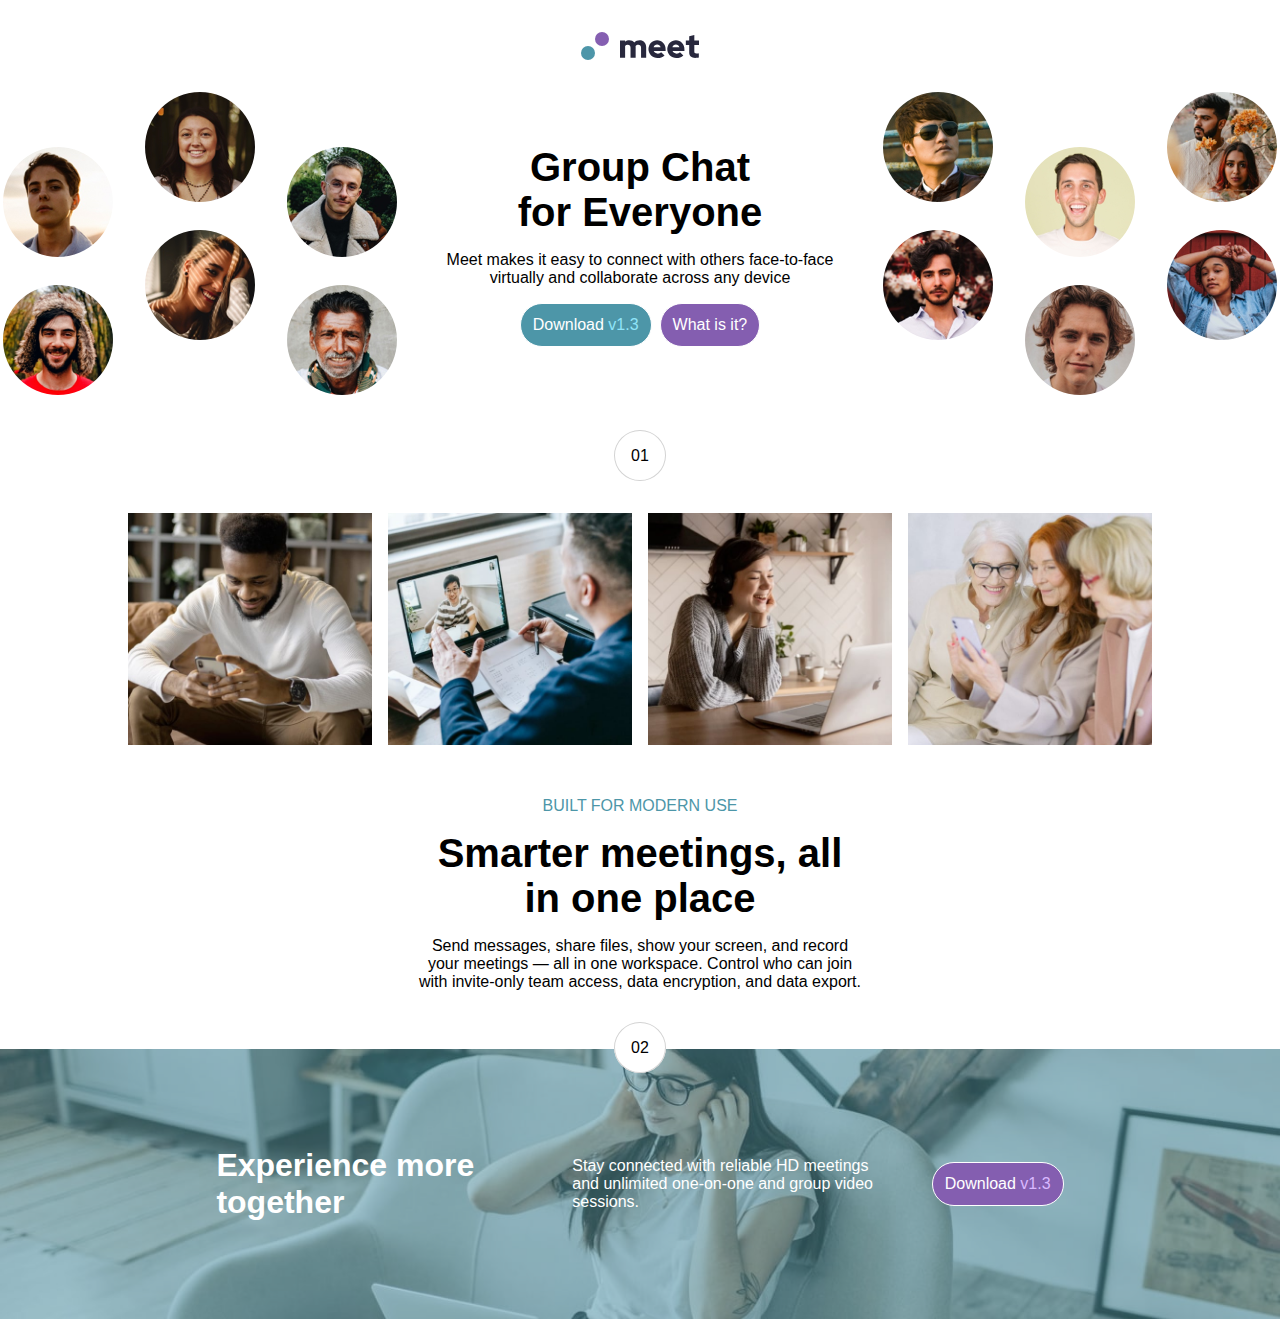
<file: index.html>
<!DOCTYPE html>
<html lang="en">
<head>
    <meta charset="UTF-8">
    <meta name="viewport" content="width=device-width, initial-scale=1.0">
    <title>Meet landing page</title>
    <link href="styles.css" rel="stylesheet">
</head>
<body>
    <header>
        <img src="starter-code/assets/logo.svg">
    </header>
    <main>
        
        <div class="flex switcher-top">
            <div class="image-tablet">
                <img src="starter-code/assets/tablet/image-hero.png">
            </div>
            <div class="image-desktop">
                <img src="starter-code/assets/desktop/image-hero-left.png">
            </div>
            <div class="stack">
                <h2>Group Chat<br/> for Everyone</h2>
                <p>Meet makes it easy to connect with others face-to-face
                    virtually and collaborate across any device
                </p>
                <div class="switcher-button">
                    <button>Download <span class="blue">v1.3</span></button>
                    <button>What is it?</button>
                </div>
            </div>
            <div class="image-desktop">
                <img src="starter-code/assets/desktop/image-hero-right.png">
            </div>
        </div>

        <section class="divider-first">
            <div class="vertical-bar"></div>
            <span class="number">01</span>
        </section>

        <section class="gallery">
            <div>
                <img src="starter-code/assets/desktop/image-man-texting.jpg" alt="">
            </div>
            <div>
                <img src="starter-code/assets/desktop/image-men-in-meeting.jpg" alt="">
            </div>
            <div>
                <img src="starter-code/assets/desktop/image-woman-in-videocall.jpg" alt="">
            </div>
            <div>
                <img src="starter-code/assets/desktop/image-women-videochatting.jpg" alt="">
            </div>
        </section>

        <section class="description">
            <div class="stack">
                <p class="cyan">BUILT FOR MODERN USE</p>
                <h2>Smarter meetings, all in one place</h2>
                <p>Send messages, share files, show your screen, and record your meetings — all in one 
                    workspace. Control who can join with invite-only team access, data encryption, and data export.
                </p>
            </div>
        </section>

        <section class="divider-first">
            <div class="vertical-bar"></div>
            <span class="number">02</span>
        </section>


        <footer>
            <div class="switcher-bottom">
                <h2>Experience more together</h2>
                <p>Stay connected with reliable HD meetings and unlimited one-on-one and group video sessions.   
                </p>
                <button>Download <span class="violet">v1.3</span></button>
            </div>
        </footer>
    </main>
</body>
</html>
</file>
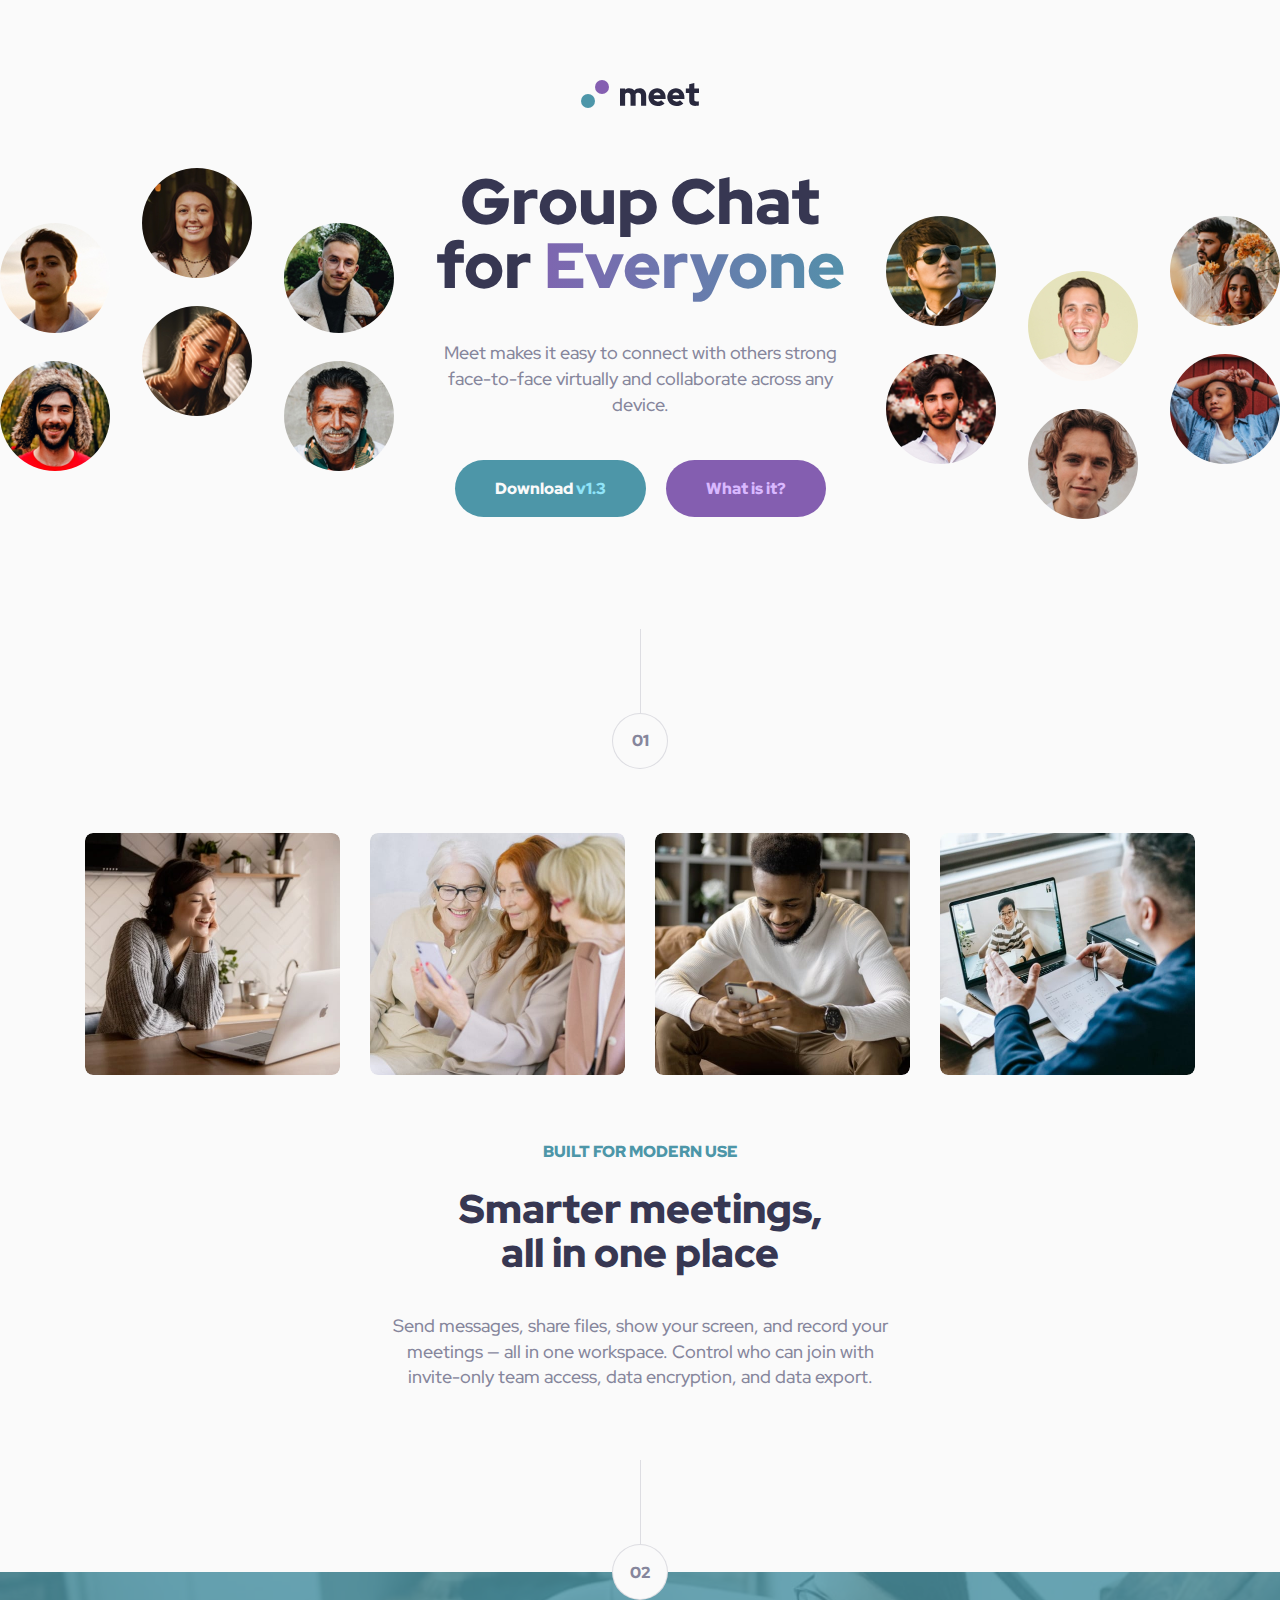
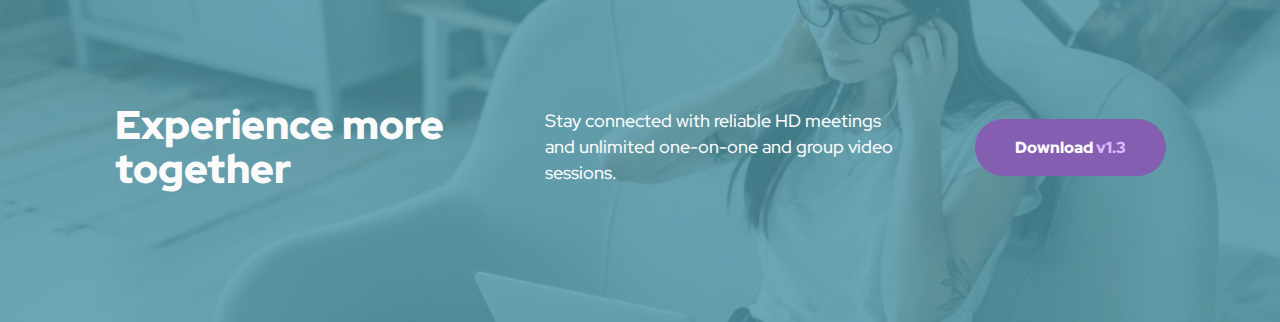
<file: starter-code/index.html>
<!DOCTYPE html>
<html lang="en">
<head>
  <meta charset="UTF-8">
  <meta name="viewport" content="width=device-width, initial-scale=1.0">

  <link rel="icon" type="image/png" sizes="32x32" href="./assets/favicon-32x32.png">
  <link rel="stylesheet" href="styles.css">
  <title>Frontend Mentor | Meet landing page</title>
</head>
<body>
  <div>
    <header aria-label="header logo">
      <a href="index.html">
        <div class="meet-logo">
          <img class="meet" src="assets/logo.svg" alt="meet logo">
        </div>
      </a>

    </header>
    <!-- hero section wrapper -->
    <main class="hero-wrapper flex-hero" aria-label="banner">
      <div class="hero-img hero-img-left"></div>
      <div class="hero-img-mobile">
        <img src="./assets/tablet/image-hero.png" alt="">
      </div>
      <div class="hero">
        <h1 class="h1 pb-42">Group Chat<br> for <span class="gradient-text">Everyone</span> </h1>
        <p class="body-text pb-42">Meet makes it easy to connect with others strong face-to-face virtually and collaborate across any device.</p>
        <div class="btn">
          <button class="btn-1">Download <span>v1.3</span></button>
          <button class="btn-2">What is it?</button>
        </div>
      </div>

      <div class="hero-img hero-img-right"></div>
    </main>

    <section class="divider" aria-label="second divider">
      <span class="number-bar flex"></span>
      <span class="number-one flex">01</span>
    </section>

    <!-- photo gallery section -->
    <section class="photo-gallery-wrapper" aria-label="photo gallery">
      <div class="gallery-grid">
        <div class="gallery-container">
          <img src="./assets/desktop/image-woman-in-videocall.jpg" alt="woman during video call">
        </div>
        <div class="gallery-container">
          <img src="./assets/desktop/image-women-videochatting.jpg" alt="weman videochatting">
        </div>


        <div class="gallery-container">
          <img src="./assets/desktop/image-man-texting.jpg" alt="man on a video call">
        </div>
        <div class="gallery-container">
          <img class="d" src="./assets/desktop/image-men-in-meeting.jpg" alt="men on a video call">
        </div>
      </div>
    </section>

    <!-- explainer section wrapper -->
    <section class="explainer-section-wrapper flex" aria-label="product explainer">
      <span class="overline">Built for modern use</span>
      <h2 class="h2">Smarter meetings,<br>all in one place</h2>
      <p class="body-text">Send messages, share files, show your screen, and record your meetings — all in one workspace. Control who can join with invite-only team access, data encryption, and data export.</p>
    </section>
  </div>

  <section class="divider-2" aria-label="divider">
    <span class="number-bar flex"></span>
    <span class="number-two flex">02</span>
  </section>

  <!-- footer section -->
  <div class="footer-wrapper flex">
    <footer class="flex">
      <h3 class="h2">Experience more together</h3>
      <p class="body-text">Stay connected with reliable HD meetings and unlimited one-on-one and group video sessions.</p>
      <button class="btn-3">Download <span>v1.3</span></button>
    </footer>
  </div>
</body>
</html>
</file>
<file: styles.css>
*,
*::before,
*::after {
    box-sizing: border-box;
}

* {
    margin: 0;
    padding: 0;
    font-family: sans-serif;
    font-size: 1rem;
}

header > img {
    display: block;
    margin-inline: auto;
    margin-block: 2rem;
}

.flex {
    display:flex;
    justify-content: center;
    gap: 2rem
}

.blue {
    color: hsl(192, 90%,77%);
}

.stack {
    display: flex;
    flex-direction: column;
    justify-content: center;
    text-align: center;
}

.stack > *  + * {
    margin-block-start: 1rem;
}

.stack > h2 {
    font-size: 250%;
}

img {
    max-inline-size: 100%;
}

.flex > .stack {
    flex: 0 1 33%;
    max-inline-size: 50ch;
}

.switcher-button {
    display: flex;
    justify-content: center;
    gap: 0.5rem;
}

.switcher-button button{
    border: thin solid;
    border-radius: 2em;
    padding: 0.75em;
    color: white;
}

.switcher-button button:first-child {
    background-color: hsl(192, 37%, 48%);
}

.switcher-button button:last-child {
    background-color: hsl(268, 34%, 53%);
}

.divider-first {
    margin-inline: auto;
    margin-block: 3rem;
    max-inline-size: max-content;
}

.divider-first > span {
    border: thin solid lightgray;
    border-radius: 50%;
    padding: 1rem;
    position: relative;
    z-index: 2;
    background-color: white;
}

.gallery {
    max-inline-size: 80%;
    margin-inline: auto;
    display: grid;
    grid-template-columns: repeat(4, 1fr);
    gap: 1rem;
}

.description {
    max-inline-size: 50ch;
    margin-inline: auto;
    margin-block: 3rem;
}

.cyan {
    color: hsl(192, 37%, 48%);
}

.switcher-bottom {
    display: flex;
    justify-content: space-evenly;
    align-items: center;
    position: relative;
}


.switcher-bottom > button {
    padding: 0.75em;
    border-radius: 2em;
    border: thin solid;
    background-color: hsl(268, 34%, 53%);
    color: white;
    margin-inline-start: 3rem;
}

.switcher-bottom > h2 {
    font-size: 2em;
    max-inline-size: 20ch;
}

.switcher-bottom > p {
    max-inline-size: 35ch;
}

footer {
    background-image: url(starter-code/assets/desktop/image-footer.jpg);
    background-size: cover;
    block-size: 30vh;
    display: flex;
    justify-content: space-evenly;
    color: white;
    margin-block-start: -3.5em;
    position: relative;
}

footer::before {
    content: "";
    width: 100%;
    height:100%;
    position: absolute;
    background-color: hsl(192, 37%, 48%);
    opacity: 0.5;
}

.violet {
    color: hsl(268, 100%,86%);
}

.image-tablet {
    display: none;
}

button:hover {
    cursor: pointer;
    opacity: 0.7;
}

@media (max-width : 70rem) {
    .flex {
        flex-direction: column;
        align-items: center;
    }
    .image-tablet {
        display: block;
    }
    .image-desktop {
        display: none;
    }
    .stack {
        max-inline-size: 45ch;
        margin-inline: auto;
    }

    .switcher-bottom {
        flex-direction: column;
        text-align: center;
    }

    footer {
        background-image: url(starter-code/assets/tablet/image-footer.jpg);
    }
}

@media (max-width : 40rem) {
    .gallery {
        grid-template-columns: repeat(2, 1fr);
    }

    .switcher-button {
        flex-direction: column;
        align-items: center;
    }
}
</file>
<file: starter-code/styles.css>
@import url('https://fonts.googleapis.com/css2?family=Red+Hat+Display:wght@300;400;500;600;700;900&display=swap');

* {
  margin: 0;
  padding: 0;
  text-decoration: 0;
  box-sizing: border-box;
  font-size: 16px;
}

/* A elements that don't have a class get default styles */
a:not([class]) {
  text-decoration-skip-ink: auto;
}

/* Make images easier to work with */
img,
picture {
  max-width: 100%;
  display: block;
  line-height: 0;
}

/* Inherit fonts for inputs and buttons */
input,
button,
textarea,
select {
  font: inherit;
}


/* remove all button styles */
button {
  all: unset;
  cursor: pointer;
}

/* colors  */
:root {
  /* primary */
  --dark-cyan: hsla(192, 37%, 48%, 1);
  --dark-violet: hsla(268, 34%, 53%, 1);
  /* secondary */
  --light-cyan: hsla(192, 90%, 77%, 1);
  --light-violet: hsla(268, 100%, 86%, 1);
  /* neutral */
  --black: rgb(55, 55, 82);
  --gray: hsla(240, 10%, 57%, 1);
  --light-gray: hsla(240, 10%, 57%, 0.25);
  --white: hsla(0, 0%, 98%, 1);
  /* buttom hover */
  --cyan-hover: hsla(192, 54%, 64%, 1);
  --violet-hover: hsla(268, 55%, 71%, 1);
}

body {
  min-height: 100vh;
  line-height: 1.3;
  text-rendering: optimizeSpeed;
  font-family: 'IBM Plex Sans';
  background-color: var(--white);
  margin: 0;
}

/* *** utilities *** */

/* headings */
.h1,
.gradient-text {
  font: 900 4rem/100% Red Hat Display, serif;
  color: var(--black);
}

.gradient-text {
  background: linear-gradient(92.19deg, #855FB1 -15.84%, #4D96A9 114.64%);
  -webkit-background-clip: text;
  -webkit-text-fill-color: transparent;
  background-clip: text;
  text-fill-color: transparent;
}

.h2 {
  font: 900 2.5rem/110% Red Hat Display, serif;
  color: var(--black);
}

.body-text {
  font: 500 1.125rem/144% Red Hat Display, serif;
  color: var(--gray);
}

.overline {
  font: 900 1rem/160% Red Hat Display, serif;
  color: var(--dark-cyan);
  text-transform: uppercase;
}

/* buttons */
.btn-1,
.btn-2,
.btn-3 {
  font: 900 1rem/160% Red Hat Display, serif;
  color: var(--white);
  padding: 1rem 2.5rem;
  border-radius: 2rem;
}

/* highlighted button text */
.btn {
  display: flex;
  justify-content: center;
  gap: 1.25rem;
  cursor: pointer;
}

.btn-1 {
  background-color: var(--dark-cyan);
}

.btn-1:hover {
  background-color: var(--cyan-hover);
}


.btn-2,
.btn-3 {
  background-color: var(--dark-violet);
}

.btn-2:hover,
.btn-3:hover {
  background-color: var(--violet-hover);
}

.btn-1 span {
  color: var(--light-cyan);
}

.btn-2,
.btn-3 span {
  color: var(--light-violet);
}


/* padding and margins */
.pb-42 {
  padding-bottom: 2.625rem;
}

/* *** utilities *** */

header {
  display: flex;
  align-items: center;
  justify-content: center;
  margin: 5rem 0 3.75rem 0;
}

.meet-logo {
  display: flex;
  align-items: center;
  justify-content: center;
  gap: 0.875rem;
  flex-direction: row;
}

.meet-logo:hover {
  filter: saturate(3);
}

.meet {
  order: 2;
  transition: ease-out 1s;
}

/* logo hover effect */
.meet,
.icon {
  transition: ease-out 1s;
}

.meet:hover~.icon {
  transform: rotate(720deg);
  filter: blur(0.0625rem);
  transition: cubic-bezier(0.65, 0.05, 0.36, 1) 1s;
}

.icon:hover {
  transform: rotate(-720deg);
  filter: blur(0.0625rem);
  transition: cubic-bezier(0.65, 0.05, 0.36, 1) 1s;
}

/* hero section */

.container {
  max-width: 91.25rem;
}

.hero-wrapper {
  text-align: center;
  gap: 1.75rem;
}

.hero-wrapper .body-text {
  max-width: 36.25rem;
  overflow: hidden;
}

/* flex class for all the page */
.flex,
.flex-hero {
  display: flex;
  align-items: center;
  justify-content: center;
}

.hero-img {
  max-height: 100%;
  object-fit: contain;
  object-position: center;
}

.hero-img-mobile {
  display: none;
}


.hero-img-left {
  content: url(./assets/desktop/image-hero-left.png);
  margin-bottom: 3rem;
  transition: ease 0.5s;
}

.hero-img-right {
  content: url(./assets/desktop/image-hero-right.png);
  margin-bottom: -3rem;
  transition: ease 0.5s;
}

.hero-img-left:hover {
  content: url(./assets/desktop/image-hero-left-hover.png);
  margin-bottom: 3rem;
  transition: ease 0.5s;
  filter: saturate(0.5);
}

.hero-img-right:hover {
  content: url(./assets/desktop/image-hero-right-hover.png);
  margin-bottom: -3rem;
  transition: ease 0.5s;
  filter: saturate(0.5);
}


/* dividers */

.divider {
  padding-top: 6.875rem;
}

.divider-2 {
  padding-top: 4.375rem;
}

.number-one,
.number-two {
  font: 900 1rem/160% Red Hat Display, serif;
  color: var(--gray);
  background-color: var(--white);
  border: 0.0938rem solid var(--light-gray);
  border-radius: 6.25rem;
  margin: 0 auto;
  width: 3.5rem;
  height: 3.5rem;
}

.number-bar {
  margin: 0 auto;
  content: "";
  width: 0.0625rem;
  height: 5.25rem;
  background-color: var(--light-gray);
}

/* photo gallery section */

.photo-gallery-wrapper {
  display: flex;
  justify-content: center;
}

.gallery-grid {
  display: grid;
  grid-template-columns: repeat(4, 1fr);
  gap: 1.875rem;
  padding-top: 4rem;
  padding-bottom: 4rem;
}

/* max-width 1110px centered */

.gallery-grid,
footer {
  max-width: 69.375rem;
  margin: 0 auto;
}

/* *** */

.gallery-container {
  overflow: hidden;
  border-radius: 0.5rem;
}

.gallery-grid img {
  overflow: hidden;
  border-radius: 0.5rem;
  transition: ease-out 0.5s;
}

.gallery-grid img:hover {
  transition: linear 0.5s;
  transform: scale(1.05) translateX(0.1875rem);
  filter: saturate(2);
}

.gallery-grid {
  transition: linear 0.5s;
}

.gallery-grid:hover>.gallery-container:not(:hover) {
  filter: grayscale(0.6);
  opacity: 0.8;
  transition: linear 0.5s;
}

/* explainer section */

.explainer-section-wrapper {
  flex-direction: column;
  max-width: 32.5rem;
  text-align: center;
  margin: 0 auto;
}

.explainer-section-wrapper .body-text {
  padding-top: 2.375rem;
}

.explainer-section-wrapper .h2 {
  padding-top: 1.375rem;
}


/* footer section */
.footer-wrapper {
  background-color: var(--dark-cyan);
  position: relative;
  z-index: 1;
  height: 21.875rem;
  margin-top: -1.75rem;
}

.number-two {
  position: relative;
  z-index: 2;
}

.flex footer {
  gap: 5rem;
  justify-content: space-between;
}

.footer-wrapper .body-text,
.footer-wrapper .h2 {
  color: var(--white);
  max-width: 21.875rem;
}

.footer-wrapper .btn-1:hover {
  background-color: var(--cyan-hover);
}

.footer-wrapper::before {
  content: "";
  background-image: url(./assets/desktop/image-footer.jpg);
  background-size: cover;
  position: absolute;
  top: 0rem;
  right: 0rem;
  bottom: 0rem;
  left: 0rem;
  opacity: 0.2;
  z-index: -5;
}

/* breakpoints */

/* tablet breakpoint */

@media (max-width: 79.375rem) {

  .flex-hero {
    flex-direction: column;
  }

  .hero-img,
  .hero-img-left {
    display: none;
  }


  .hero-img-mobile {
    display: flex;
    padding-bottom: 4.375rem;
    padding-left: 1.2rem;
    padding-right: 1.2rem;
    /* width: 100%; */
  }

  .hero-img-mobile:hover {
    content: url(./assets/tablet/image-hero-hover.png);
  }

  .hero-wrapper .body-text {
    max-width: 32.5rem;
  }

  .explainer-section-wrapper {
    flex-direction: column;
    max-width: 41.25rem;
    text-align: center;
    margin: 0 auto;
  }

  .footer-wrapper {
    height: 26.75rem;
  }

  .flex footer {
    display: flex;
    text-align: center;
    flex-direction: column;
    gap: 2.5rem;
  }

  .footer-wrapper .body-text {
    max-width: 33.4375rem;
  }
}

@media (max-width: 62.5rem) {
  .footer-wrapper::before {
    background-image: url(./assets/tablet/image-footer.jpg);
  }
}

@media (max-width: 56.25rem) {

  .h1,
  .gradient-text {
    font-size: 3rem;
  }
}

/* mobile breakpoint */
@media (max-width: 50rem) {
  .gallery-grid {
    display: grid;
    grid-template-columns: repeat(2, 1fr);
    gap: 1.5rem;
    margin: 0 1.5rem;
  }

  .explainer-section-wrapper {
    max-width: 25rem;
  }

  .footer-wrapper .h2,
  .h2 {
    font-size: 2rem;
  }

  .btn {
    flex-wrap: wrap;
    align-items: center;
  }

  .flex footer {
    display: flex;
    text-align: center;
    flex-direction: column;
    max-width: 18.75rem;
    gap: 2.5rem;
  }
}

@media (max-width: 37.5rem) {

  .h1,
  .gradient-text {
    font-size: 2.5rem;
  }

  .hero-img-mobile {
    padding-bottom: 3.125rem;
  }

  .explainer-section-wrapper,
  .hero-wrapper .body-text,
  .explainer-section-wrapper .body-text,
  .footer-wrapper .body-text {
    max-width: 18.75rem;
    font-size: 1rem;
  }

  .pb-42 {
    padding-bottom: 2.25rem;
  }

  .hero-img-mobile {
    max-width: 410px;
  }

  .footer-wrapper::before {
    background-image: url(./assets/mobile/image-footer.jpg);
  }
}

@media (max-width: 25rem) {
  .btn {
    flex-direction: column;
    /* hover */
  }
}

.hero-img-left,
.hero-img-right,
.meet-logo {
  -webkit-animation: slideIn 1s ease-in;
  animation: slideIn 1s ease-out;
}

/* intro animation */

@-webkit-keyframes slideIn {
  0% {
    -webkit-transform: translateY(-20px);
    transform: translateY(-20px);
    opacity: 0;
  }

  100% {
    -webkit-transform: translateY(0px);
    transform: translateX(0px);
    opacity: 1;
  }
}
</file>
